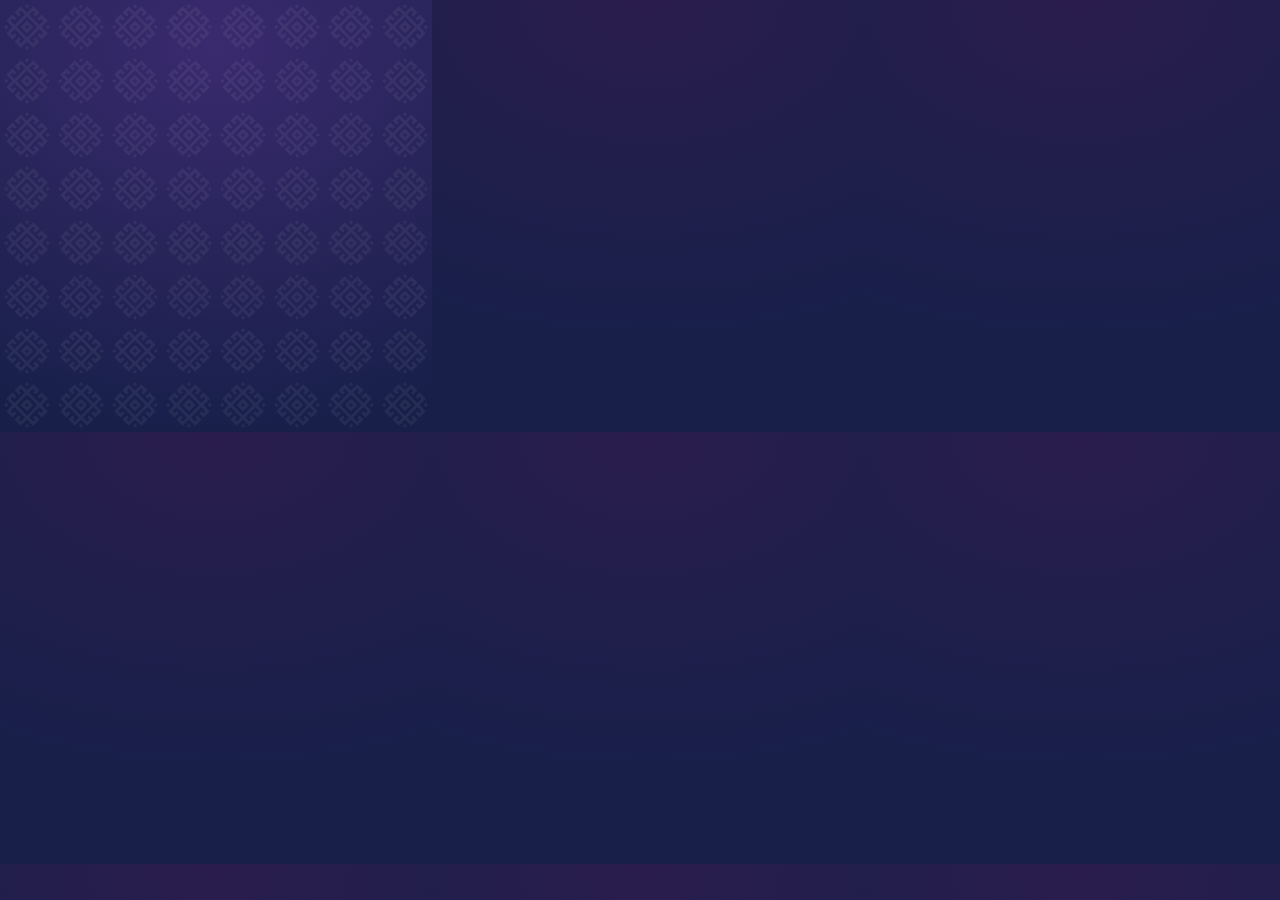
<file: tools/art/bg.html>
<html><head><link rel="stylesheet" href="../../css/style.css"><style>html,body{margin:0;width:432px;height:432px;overflow:hidden}body::before{display:none}
.ic{width:432px;height:432px;background:radial-gradient(110% 90% at 50% 10%,#3a2a6e,#18204a);position:relative}.ic::before{content:"";position:absolute;inset:0;background:rgba(255,255,255,.06);-webkit-mask:var(--ornimg) 0 0/54px 54px repeat}</style></head><body><div class="ic"></div></body></html>
</file>
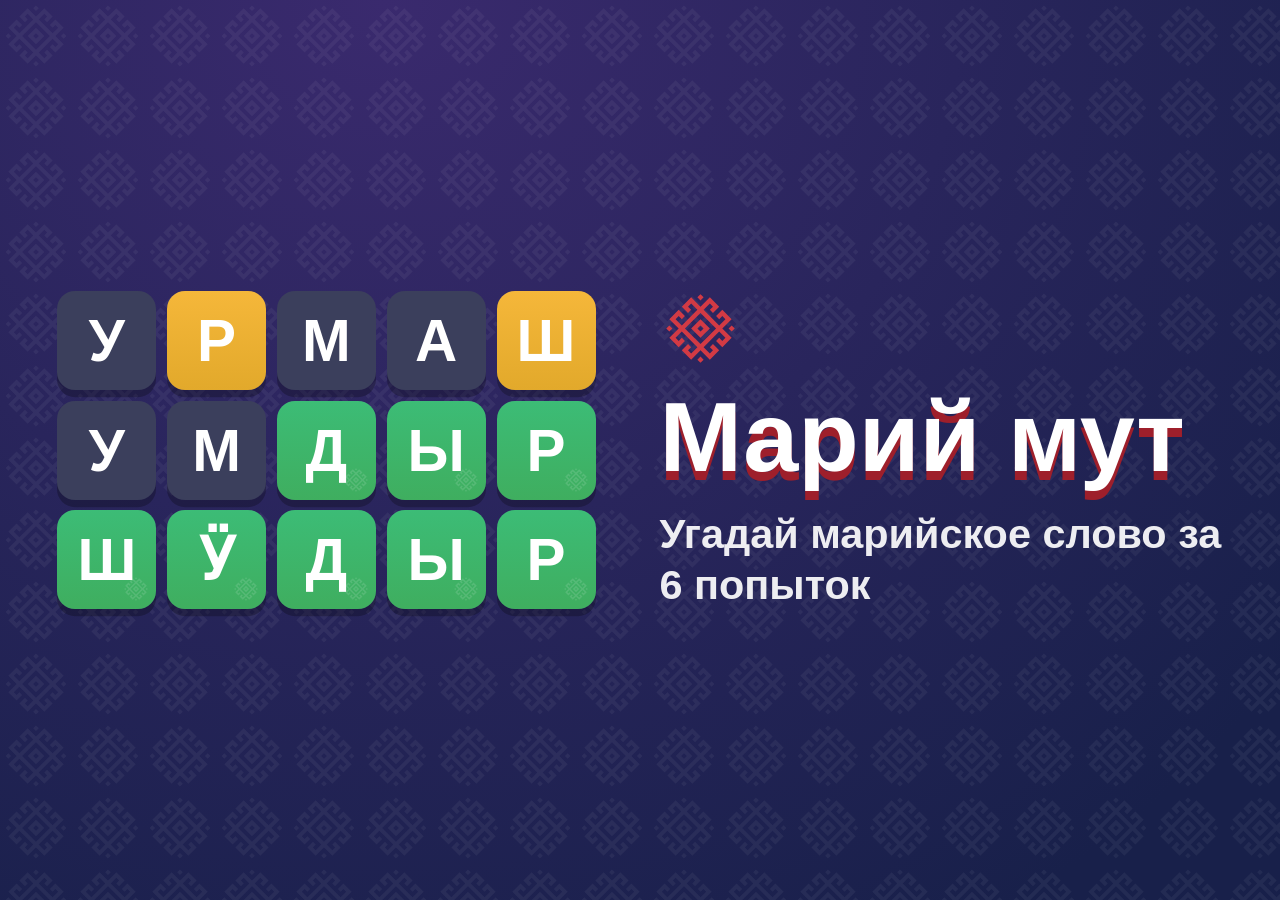
<file: tools/art/cover.html>
<html><head><link rel="stylesheet" href="../../css/style.css"><style>
html,body{margin:0;overflow:hidden}body::before{display:none}
.cv{width:100vw;height:100vh;background:radial-gradient(90% 120% at 30% 0,#3a2a6e,#18204a);position:relative;display:flex;align-items:center;justify-content:center;gap:5vw}
.cv::before{content:"";position:absolute;inset:0;background:rgba(255,255,255,.05);-webkit-mask:var(--ornimg) 0 0/8vh 8vh repeat}
.g{display:flex;flex-direction:column;gap:1.2vh;position:relative;flex:none}.r{display:flex;gap:1.2vh}.r .t{--ts:11vh;border-radius:2vh;font-size:6.5vh;box-shadow:0 .8vh 0 rgba(0,0,0,.25)}
.tx{position:relative;color:#fff;width:44vw;flex:none}.tx h1{margin:0;font:900 11vh/1 Nunito,Arial;text-shadow:0 1vh 0 #9e1f2b}.tx p{font:800 4.6vh/1.25 Nunito,Arial;margin:2.5vh 0 0;opacity:.92}
.o{width:9vh;height:9vh;background:#d23a44;-webkit-mask:var(--ornimg) center/contain no-repeat;margin-bottom:2vh}
</style></head><body><div class="cv"><div class="g">
<div class="r"><div class="t a">У</div><div class="t p">Р</div><div class="t a">М</div><div class="t a">А</div><div class="t p">Ш</div></div>
<div class="r"><div class="t a">У</div><div class="t a">М</div><div class="t c">Д</div><div class="t c">Ы</div><div class="t c">Р</div></div>
<div class="r"><div class="t c">Ш</div><div class="t c">Ӱ</div><div class="t c">Д</div><div class="t c">Ы</div><div class="t c">Р</div></div>
</div><div class="tx"><div class="o"></div><h1>Марий мут</h1><p>Угадай марийское слово за 6&nbsp;попыток</p></div></div></body></html>
</file>
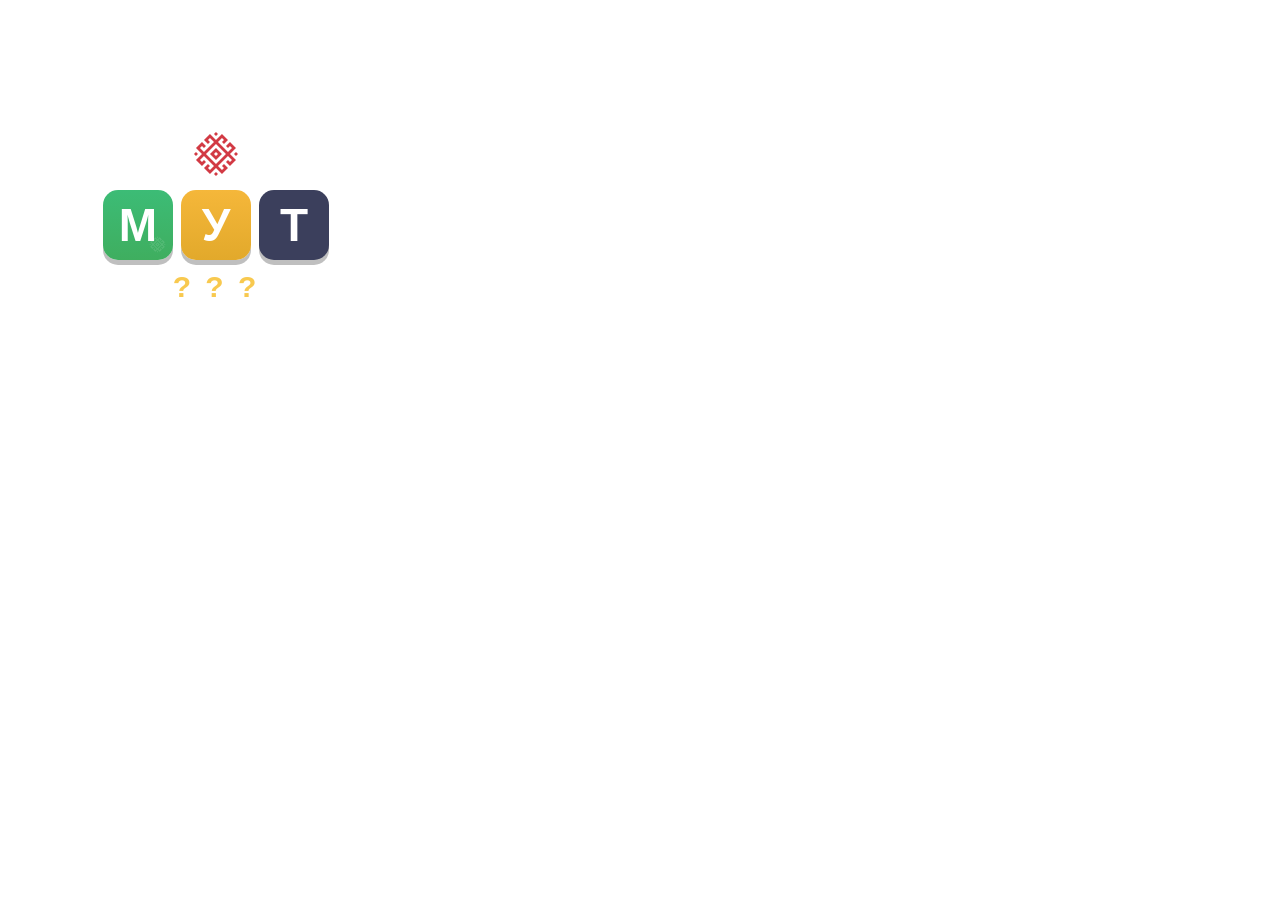
<file: tools/art/fg.html>
<html><head><link rel="stylesheet" href="../../css/style.css"><style>
html,body{margin:0;width:432px;height:432px;background:none;overflow:hidden}body::before{display:none}
.w{width:432px;height:432px;display:flex;align-items:center;justify-content:center;flex-direction:column;gap:10px}
.o{width:52px;height:52px;background:#d23a44;-webkit-mask:var(--ornimg) center/contain no-repeat}
.r{display:flex;gap:8px}.r .t{--ts:70px;border-radius:15px;font-size:46px;box-shadow:0 5px 0 rgba(0,0,0,.25)}
.q{color:#f8c94f;font:900 30px Nunito,Arial;letter-spacing:3px}</style></head><body><div class="w"><div class="o"></div><div class="r"><div class="t c">М</div><div class="t p">У</div><div class="t a">Т</div></div><div class="q">? ? ?</div></div></body></html>
</file>
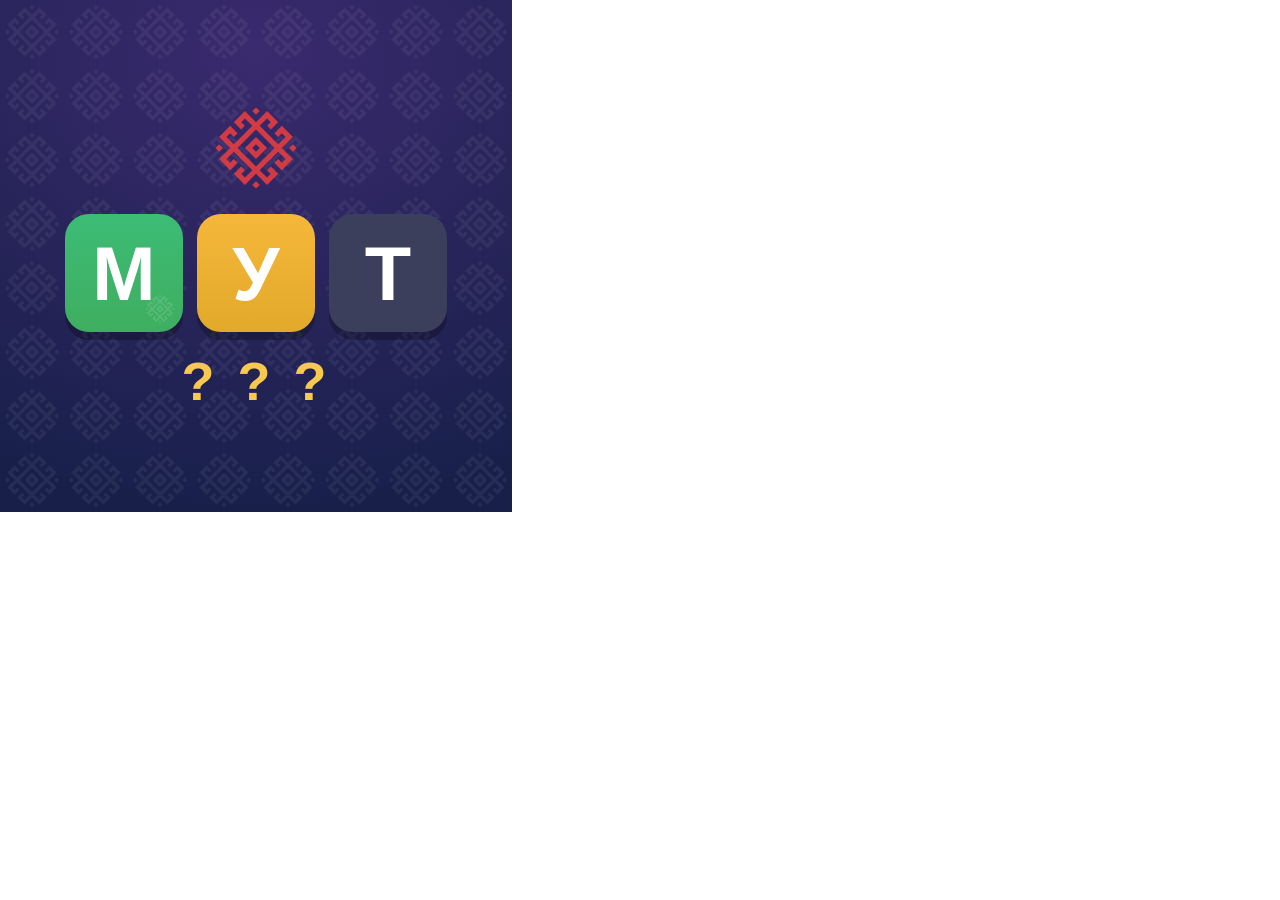
<file: tools/art/icon.html>
<html><head><link rel="stylesheet" href="../../css/style.css"><style>
html,body{margin:0;width:512px;height:512px;overflow:hidden;background:none}
body::before{display:none}
.ic{width:512px;height:512px;background:radial-gradient(110% 90% at 50% 10%,#3a2a6e,#18204a);position:relative;display:flex;align-items:center;justify-content:center;flex-direction:column;gap:18px}
.ic::before{content:"";position:absolute;inset:0;background:rgba(255,255,255,.06);-webkit-mask:var(--ornimg) 0 0/64px 64px repeat}
.o{width:96px;height:96px;background:#d23a44;-webkit-mask:var(--ornimg) center/contain no-repeat;position:relative}
.r{display:flex;gap:14px;position:relative}.r .t{--ts:118px;border-radius:24px;font-size:76px;box-shadow:0 8px 0 rgba(0,0,0,.25)}
.q{position:relative;color:#f8c94f;font:900 54px Nunito,Arial;letter-spacing:4px}
</style></head><body><div class="ic"><div class="o"></div><div class="r"><div class="t c">М</div><div class="t p">У</div><div class="t a">Т</div></div><div class="q">? ? ?</div></div></body></html>
</file>
<file: css/style.css>
:root{--ornimg:url("data:image/svg+xml,%3Csvg xmlns='http://www.w3.org/2000/svg' viewBox='-9.192 -9.192 18.385 18.385'%3E%3Cpath transform='rotate%2845%29' fill-rule='evenodd' fill='%23000' d='M-3.5 -6.5 L-0.5 -6.5 L-0.5 -4.5 L-1.5 -4.5 L-1.5 -5.5 L-2.5 -5.5 L-2.5 -3.5 L2.5 -3.5 L2.5 -5.5 L1.5 -5.5 L1.5 -4.5 L0.5 -4.5 L0.5 -6.5 L3.5 -6.5 L3.5 -3.5 L6.5 -3.5 L6.5 -0.5 L4.5 -0.5 L4.5 -1.5 L5.5 -1.5 L5.5 -2.5 L3.5 -2.5 L3.5 2.5 L5.5 2.5 L5.5 1.5 L4.5 1.5 L4.5 0.5 L6.5 0.5 L6.5 3.5 L3.5 3.5 L3.5 6.5 L0.5 6.5 L0.5 4.5 L1.5 4.5 L1.5 5.5 L2.5 5.5 L2.5 3.5 L-2.5 3.5 L-2.5 5.5 L-1.5 5.5 L-1.5 4.5 L-0.5 4.5 L-0.5 6.5 L-3.5 6.5 L-3.5 3.5 L-6.5 3.5 L-6.5 0.5 L-4.5 0.5 L-4.5 1.5 L-5.5 1.5 L-5.5 2.5 L-3.5 2.5 L-3.5 -2.5 L-5.5 -2.5 L-5.5 -1.5 L-4.5 -1.5 L-4.5 -0.5 L-6.5 -0.5 L-6.5 -3.5 L-3.5 -3.5 Z M-5.5 -5.5 L-4.5 -5.5 L-4.5 -4.5 L-5.5 -4.5 Z M4.5 -5.5 L5.5 -5.5 L5.5 -4.5 L4.5 -4.5 Z M-2.5 -2.5 L-2.5 2.5 L2.5 2.5 L2.5 -2.5 Z M-1.5 -1.5 L1.5 -1.5 L1.5 1.5 L-1.5 1.5 Z M0.5 -0.5 L-0.5 -0.5 L-0.5 0.5 L0.5 0.5 Z M-5.5 4.5 L-4.5 4.5 L-4.5 5.5 L-5.5 5.5 Z M4.5 4.5 L5.5 4.5 L5.5 5.5 L4.5 5.5 Z'/%3E%3C/svg%3E");--red:#d23a44;--red2:#9e1f2b;--gold:#f8c94f;--gold2:#e89a1c;--bg:#18204a;--bg2:#2a1d4e;--glass:rgba(18,16,46,.55);--line:rgba(255,255,255,.18);--txt:#fff;--mute:rgba(255,255,255,.7);
--c:#3fae5f;--p:#e2a92b;--a:#3b3f5c;--tile:rgba(255,255,255,.06);--tileb:rgba(255,255,255,.22);--key:rgba(255,255,255,.16);--keyt:#fff;--sheet:#221c45;--orn:rgba(255,255,255,.05)}
[data-theme=light]{--bg:#f6efe2;--bg2:#efe1c8;--glass:rgba(255,255,255,.7);--line:rgba(60,30,20,.15);--txt:#2a1a14;--mute:rgba(42,26,20,.65);--a:#8a8394;--tile:rgba(255,255,255,.7);--tileb:rgba(60,30,20,.25);--key:#e4d6bf;--keyt:#2a1a14;--sheet:#fffaf0;--orn:rgba(158,31,43,.07)}
[data-hc=on]{--c:#f5793a;--p:#85c0f9}
*{box-sizing:border-box;-webkit-tap-highlight-color:transparent}
html,body{margin:0;height:100%;overflow:hidden;font-family:"Nunito","Segoe UI",Roboto,"Noto Sans",Arial,sans-serif;color:var(--txt);background:radial-gradient(120% 80% at 50% 0,var(--bg2),var(--bg));touch-action:manipulation}
body::before{content:"";position:fixed;inset:0;pointer-events:none;background-color:var(--orn);-webkit-mask:var(--ornimg) 0 0/56px 56px repeat;mask:var(--ornimg) 0 0/56px 56px repeat;opacity:1}
button{font-family:inherit;color:inherit;cursor:pointer;border:none;background:none;user-select:none;-webkit-user-select:none}
#app{position:relative;height:100%;max-width:560px;margin:0 auto;display:flex;flex-direction:column;padding:calc(env(safe-area-inset-top) + 6px) 8px calc(env(safe-area-inset-bottom) + 6px)}
html.withBanner #app{padding-bottom:calc(env(safe-area-inset-bottom) + 58px)}
#top{display:flex;align-items:center;gap:6px;min-height:46px}
.ib{width:40px;height:40px;border-radius:13px;background:var(--glass);box-shadow:inset 0 0 0 1px var(--line);font-size:19px;font-weight:900;display:flex;align-items:center;justify-content:center;flex:none;backdrop-filter:blur(8px);-webkit-backdrop-filter:blur(8px)}
.ib:active,.act:active,.k:active{transform:scale(.94)}
#logo{flex:1;text-align:center;line-height:1;position:relative}
#logo b{font-size:25px;font-weight:900;letter-spacing:.5px;color:var(--txt);text-shadow:0 2px 0 var(--red2)}
#logo small{display:block;font-size:11px;font-weight:700;color:var(--mute);margin-top:2px;letter-spacing:.5px}
#logo .orn,.orn{display:inline-block;width:18px;height:18px;background:var(--red);-webkit-mask:var(--ornimg) center/contain no-repeat;mask:var(--ornimg) center/contain no-repeat;vertical-align:-2px;margin-right:6px;animation:spin 18s linear infinite}
@keyframes spin{to{transform:rotate(360deg)}}
#modes{display:flex;gap:8px;align-items:center;justify-content:center;margin:6px 0 2px}
.seg{display:flex;background:var(--glass);border-radius:14px;padding:3px;box-shadow:inset 0 0 0 1px var(--line)}
.seg button{padding:7px 12px;border-radius:11px;font-weight:800;font-size:14px;color:var(--mute)}
.seg button.on{background:linear-gradient(180deg,var(--red),var(--red2));color:#fff;box-shadow:0 2px 6px rgba(0,0,0,.25)}
.chip{padding:8px 12px;border-radius:14px;background:var(--glass);box-shadow:inset 0 0 0 1px var(--line);font-weight:800;font-size:14px}
#sub{text-align:center;font-size:12.5px;font-weight:700;color:var(--mute);min-height:17px}
#board{flex:1;display:flex;align-items:center;justify-content:center;min-height:0}
#grid{display:grid;gap:var(--gap,6px)}
.row{display:grid;gap:var(--gap,6px)}
.t{width:var(--ts,56px);height:var(--ts,56px);border-radius:12px;background:var(--tile);box-shadow:inset 0 0 0 2px var(--tileb);display:flex;align-items:center;justify-content:center;font-weight:900;font-size:calc(var(--ts,56px)*.5);text-transform:uppercase;transition:transform .1s;position:relative}
.t.f{box-shadow:inset 0 0 0 2px var(--txt);animation:pop .12s}
.t.c,.t.p,.t.a{color:#fff;box-shadow:none}
.t.c{background:var(--c)}.t.p{background:var(--p)}.t.a{background:var(--a)}
.t.c::after{content:"";position:absolute;inset:3px;border-radius:9px;background:rgba(255,255,255,.12);-webkit-mask:var(--ornimg) right 3px bottom 3px/30% no-repeat;mask:var(--ornimg) right 3px bottom 3px/30% no-repeat}
.t.hintL{box-shadow:inset 0 0 0 2px var(--gold);color:var(--gold)}
.t.flip{animation:flip .42s ease both}
.row.shake{animation:shake .45s}
.row.dance .t{animation:dance .5s ease both}
.row.extra .t{box-shadow:inset 0 0 0 2px var(--gold)}
@keyframes pop{50%{transform:scale(1.1)}}
@keyframes flip{0%{transform:rotateX(0)}50%{transform:rotateX(90deg)}100%{transform:rotateX(0)}}
@keyframes shake{20%,60%{transform:translateX(-6px)}40%,80%{transform:translateX(6px)}}
@keyframes dance{40%{transform:translateY(-18px)}70%{transform:translateY(4px)}}
#msg{min-height:26px;text-align:center;font-weight:800;font-size:15px;padding:2px}
#actions{display:flex;gap:6px;justify-content:center;flex-wrap:wrap;min-height:0}
.act{padding:9px 13px;border-radius:14px;background:var(--glass);box-shadow:inset 0 0 0 1px var(--line);font-weight:800;font-size:14px}
.act.gold{background:linear-gradient(180deg,#ffe07a,var(--gold) 45%,var(--gold2));color:#3b2300;box-shadow:0 3px 0 #b86d0c}
.act.blue{background:linear-gradient(180deg,#4a8cf0,#2c62c9);color:#fff}
#kb{padding:6px 0 2px;display:flex;flex-direction:column;gap:6px}
.kr{display:flex;gap:4px;justify-content:center}
.k{flex:1;max-width:44px;height:var(--kh,52px);border-radius:9px;background:var(--key);color:var(--keyt);font-weight:800;font-size:17px;display:flex;align-items:center;justify-content:center;text-transform:uppercase;box-shadow:0 2px 0 rgba(0,0,0,.25);padding:0;transition:background .3s}
.k.mari{box-shadow:0 2px 0 rgba(0,0,0,.25),inset 0 -3px 0 var(--red)}
.k.wide{flex:1.6;max-width:70px;font-size:13px}
.k.enter{background:linear-gradient(180deg,var(--red),var(--red2));color:#fff}
.k.c{background:var(--c);color:#fff}.k.p{background:var(--p);color:#fff}.k.a{background:var(--a);color:rgba(255,255,255,.75)}
#foot{text-align:center;font-size:10.5px;color:var(--mute);font-weight:700;padding-top:3px}
#modal{position:fixed;inset:0;background:rgba(5,5,25,.6);backdrop-filter:blur(4px);-webkit-backdrop-filter:blur(4px);display:flex;align-items:center;justify-content:center;z-index:50;padding:14px}
#modal[hidden]{display:none}
#sheet{background:var(--sheet);color:var(--txt);border-radius:22px;max-width:440px;width:100%;max-height:88vh;overflow:auto;padding:18px 18px 16px;box-shadow:0 20px 60px rgba(0,0,0,.5),inset 0 0 0 1px var(--line);position:relative;animation:sheetIn .25s ease}
@keyframes sheetIn{from{transform:translateY(20px);opacity:0}}
#sheet h2{margin:0 0 10px;text-align:center;font-size:21px;font-weight:900}
#sheet .x{position:absolute;right:10px;top:10px;width:34px;height:34px;border-radius:11px;background:var(--glass);font-size:16px}
#sheet p{line-height:1.4;margin:8px 0}
.big{display:block;width:100%;padding:13px;border-radius:15px;font-weight:900;font-size:16px;margin-top:10px;background:var(--glass);box-shadow:inset 0 0 0 1px var(--line)}
.big.red{background:linear-gradient(180deg,var(--red),var(--red2));color:#fff;box-shadow:0 3px 0 #6d1219}
.big.gold{background:linear-gradient(180deg,#ffe07a,var(--gold) 45%,var(--gold2));color:#3b2300;box-shadow:0 3px 0 #b86d0c}
.lens{display:grid;grid-template-columns:repeat(3,1fr);gap:8px}
.lens button{padding:14px 0;border-radius:14px;background:var(--glass);box-shadow:inset 0 0 0 1px var(--line);font-weight:900;font-size:20px}
.lens button small{display:block;font-size:11px;font-weight:700;color:var(--mute)}
.lens button.on{background:linear-gradient(180deg,var(--red),var(--red2));color:#fff}
.ex{display:flex;gap:4px;margin:6px 0 2px}.ex .t{--ts:34px;border-radius:8px}
.statn{display:grid;grid-template-columns:repeat(4,1fr);text-align:center;gap:4px;margin:6px 0 12px}
.statn b{display:block;font-size:26px;font-weight:900}.statn small{font-size:11px;color:var(--mute);font-weight:700}
.dist{display:flex;flex-direction:column;gap:4px}
.dist div{display:flex;align-items:center;gap:6px;font-weight:800;font-size:13px}
.dist i{display:block;background:var(--a);color:#fff;font-style:normal;padding:2px 7px;border-radius:6px;text-align:right;min-width:24px}
.dist i.cur{background:var(--c)}
.setrow{display:flex;align-items:center;justify-content:space-between;padding:11px 2px;border-bottom:1px solid var(--line);font-weight:700}
.setrow small{display:block;color:var(--mute);font-size:12px;font-weight:600}
.sw{width:50px;height:30px;border-radius:15px;background:var(--a);position:relative;flex:none;transition:background .2s}
.sw::after{content:"";position:absolute;left:3px;top:3px;width:24px;height:24px;border-radius:50%;background:#fff;transition:left .2s}
.sw.on{background:var(--c)}.sw.on::after{left:23px}
.cardW{text-align:center;margin-bottom:6px}
.cardW .tiles{display:flex;gap:4px;justify-content:center;margin-bottom:8px}.cardW .tiles .t{--ts:38px;border-radius:9px}
.cardW .str{font-size:15px;color:var(--mute);font-weight:700}
.sense{margin:6px 0;line-height:1.35}.sense .num{font-weight:900;color:var(--red);margin-right:4px}.sense .lab{font-style:italic;color:var(--mute)}
.cex{margin:3px 0 8px 12px;padding-left:9px;border-left:3px solid var(--gold);font-size:14px;line-height:1.35}.cex i{display:block}.cex span{display:block;color:var(--mute)}.cex small{color:var(--mute);font-size:11px}
.csrc{margin-top:10px;font-size:11.5px;color:var(--mute);line-height:1.35;border-top:1px dashed var(--line);padding-top:8px}
.result{text-align:center;font-size:22px;font-weight:900;margin:2px 0 8px}
.cnt{text-align:center;color:var(--mute);font-weight:700;font-size:13px;margin-top:8px}
#toast{position:fixed;left:50%;top:22%;transform:translate(-50%,-10px);background:rgba(10,10,30,.88);color:#fff;padding:10px 16px;border-radius:14px;font-weight:800;opacity:0;pointer-events:none;transition:.25s;z-index:80;text-align:center;max-width:86vw}
#toast.on{opacity:1;transform:translate(-50%,0)}
#fx{position:fixed;inset:0;pointer-events:none;z-index:60}
#tut{position:fixed;inset:0;z-index:70;pointer-events:none}
#tutHole{position:fixed;border-radius:16px;box-shadow:0 0 0 9999px rgba(5,5,25,.62);transition:all .3s;pointer-events:none;outline:3px solid var(--gold);outline-offset:2px}
#tutBox{position:fixed;left:50%;transform:translateX(-50%);width:min(92vw,420px);background:var(--sheet);color:var(--txt);border-radius:18px;padding:14px 16px 12px;box-shadow:0 10px 40px rgba(0,0,0,.5);pointer-events:auto;font-size:15px;line-height:1.4;transition:top .3s}
#tutBox b.k2{display:inline-block;background:var(--key);padding:0 6px;border-radius:6px}
.tutBtns{display:flex;justify-content:space-between;margin-top:10px}
.tutBtns button{font-weight:800;padding:7px 12px;border-radius:11px}
#tutNext{background:linear-gradient(180deg,var(--red),var(--red2));color:#fff}
#tutSkip{color:var(--mute)}
.adSim{position:fixed;inset:0;background:rgba(0,0,0,.85);z-index:200;display:flex;align-items:center;justify-content:center;color:#fff}
.adSim div{background:#333;padding:30px;border-radius:16px;text-align:center}.adSim small{display:block;margin-top:6px}.adSim button{margin-top:12px;color:#fff;font-size:20px}
#adSimBanner{position:fixed;left:0;right:0;bottom:0;height:50px;background:#555;color:#fff;display:flex;align-items:center;justify-content:center;z-index:90;font-weight:700}
#testBadge{z-index:99}
@media (min-width:900px){#app{max-width:620px}.k{max-width:50px}}
#logo b{white-space:nowrap}
@media (max-width:400px){#logo b{font-size:21px}#logo .orn{width:14px;height:14px;margin-right:4px}.ib{width:36px;height:36px;font-size:17px}#top{gap:5px}.seg button{padding:7px 9px;font-size:13px}.chip{padding:8px 10px;font-size:13px}}
@media (min-width:900px) and (min-height:600px){#app{max-width:680px}.k{max-width:54px}#logo b{font-size:30px}}
/* ===== 2026-10 redesign: bright default theme, softer modern UI ===== */
[data-theme=light]{--bg:#fbf7f1;--bg2:#fff;--glass:#fff;--line:rgba(80,50,40,.10);--txt:#2b1f2e;--mute:#7b6f7d;--c:#2fa866;--p:#eaa21a;--a:#8f8a9c;--tile:#fff;--tileb:rgba(80,50,40,.14);--key:#fff;--keyt:#2b1f2e;--sheet:#fff;--orn:rgba(210,58,68,.055)}
[data-theme=light][data-hc=on]{--c:#f5793a;--p:#3d8fe0}
[data-theme=light] body,html[data-theme=light] body{background:radial-gradient(120% 70% at 50% -10%,#fff 0,#fdf4e8 55%,#f6ece0 100%)}
#logo b{font-weight:900;letter-spacing:.2px;text-shadow:none;background:linear-gradient(90deg,var(--red),#e0573e);-webkit-background-clip:text;background-clip:text;color:transparent}
[data-theme=dark] #logo b{background:none;color:#fff;text-shadow:0 2px 0 var(--red2)}
.ib{border-radius:50%;box-shadow:0 2px 8px rgba(60,30,40,.10),inset 0 0 0 1px var(--line);backdrop-filter:none;-webkit-backdrop-filter:none;transition:transform .15s,box-shadow .15s}
.ib:hover{box-shadow:0 4px 14px rgba(60,30,40,.16),inset 0 0 0 1px var(--line)}
.seg,.chip{box-shadow:0 2px 10px rgba(60,30,40,.08),inset 0 0 0 1px var(--line)}
.seg{border-radius:999px}.seg button{border-radius:999px;transition:background .25s,color .25s}.chip{border-radius:999px}
.t{border-radius:14px;box-shadow:0 2px 6px rgba(60,30,40,.06),inset 0 0 0 2px var(--tileb);transition:transform .15s,box-shadow .2s}
.t.f{box-shadow:0 4px 12px rgba(60,30,40,.12),inset 0 0 0 2px var(--txt);animation:pop .16s cubic-bezier(.3,1.6,.6,1)}
.t.c,.t.p,.t.a{box-shadow:0 4px 10px rgba(40,20,30,.18),inset 0 -3px 0 rgba(0,0,0,.12)}
.t.c{background:linear-gradient(180deg,#3cbc76,var(--c))}.t.p{background:linear-gradient(180deg,#f5b73a,var(--p))}
[data-hc=on] .t.c{background:var(--c)}[data-hc=on] .t.p{background:var(--p)}
.t.flip{animation:flip .5s cubic-bezier(.45,.05,.35,1) both}
@keyframes pop{0%{transform:scale(.9)}60%{transform:scale(1.08)}100%{transform:scale(1)}}
.k{border-radius:12px;box-shadow:0 2px 0 rgba(60,30,40,.10),0 3px 8px rgba(60,30,40,.07);font-weight:800;transition:background .3s,transform .08s}
.k:active{transform:translateY(2px) scale(.96)}
.k.mari{box-shadow:0 2px 0 rgba(60,30,40,.10),inset 0 -3px 0 var(--red)}
.k.enter{background:linear-gradient(180deg,#e2525b,var(--red2))}
.k.c{background:var(--c)}.k.p{background:var(--p)}.k.a{background:var(--a);color:#fff}
[data-theme=light] .k.a{opacity:.75}
#modal{background:rgba(40,25,35,.35)}
#sheet{border-radius:26px;box-shadow:0 24px 60px rgba(40,20,30,.25)}
#sheet .x{border-radius:50%;box-shadow:inset 0 0 0 1px var(--line)}
.big{border-radius:16px;box-shadow:0 2px 8px rgba(60,30,40,.08),inset 0 0 0 1px var(--line);transition:transform .1s}
.big:active{transform:scale(.98)}
.cex{background:rgba(234,162,26,.08);border-radius:0 10px 10px 0;padding:6px 10px}
.act{border-radius:999px;box-shadow:0 2px 8px rgba(60,30,40,.08),inset 0 0 0 1px var(--line)}
#tutBox{border-radius:20px;box-shadow:0 14px 40px rgba(40,20,30,.3)}
#tutHole{box-shadow:0 0 0 9999px rgba(40,25,35,.45)}
#toast{background:rgba(43,31,46,.92);border-radius:999px}
.lens button{border-radius:18px;box-shadow:0 2px 8px rgba(60,30,40,.08),inset 0 0 0 1px var(--line)}
#kbHint{display:none;text-align:center;font-size:12px;color:var(--mute);font-weight:700;margin-top:4px}#kbHint b{display:inline-block;min-width:18px;padding:0 4px;border-radius:5px;background:var(--key);box-shadow:0 1px 0 rgba(0,0,0,.15);color:var(--txt)}
@media (hover:hover) and (pointer:fine) and (min-width:700px){#kbHint{display:block}}
/* ===== 2026-10-19: spread elements out when there is room (fluid gaps), ВВОД on the right ===== */
:root{--vg:clamp(2px,calc((100vh - 640px) * .035 + 2px),22px);--kg:clamp(4px,calc(4px + (100vw - 360px) * .01),8px)}
#app{gap:var(--vg)}
#top{min-height:clamp(46px,6vh,58px)}
#modes{margin:0}
#board{padding:var(--vg) 0}
#kb{gap:clamp(6px,calc(6px + (100vh - 640px) * .012),11px);padding:var(--vg) 0 2px}
.kr{gap:var(--kg)}
@media (min-height:780px) and (min-width:440px){.ib{width:44px;height:44px;font-size:20px}}
@media (min-height:780px){.seg button{padding:9px 15px;font-size:15px}.chip{padding:10px 15px;font-size:15px}#sub{font-size:13.5px}#msg{font-size:16px}}
@media (min-width:700px) and (min-height:700px){#app{max-width:720px}.k{max-width:58px;font-size:19px}.k.wide{max-width:86px;font-size:14px}#logo b{font-size:32px}}
@media (min-width:1200px) and (min-height:900px){#app{max-width:760px}.k{max-width:62px;font-size:20px}.k.wide{max-width:96px}}
@media (max-width:439px){#bSound{display:none}}
/* ===== common leaderboard ===== */
.lbTabs{display:flex;background:var(--glass);border-radius:999px;padding:3px;box-shadow:inset 0 0 0 1px var(--line);margin:0 0 10px}
.lbTabs button{flex:1;padding:8px 4px;border-radius:999px;font-weight:800;font-size:14px;color:var(--mute)}
.lbTabs button.on{background:linear-gradient(180deg,var(--red),var(--red2));color:#fff}
.lbLens{display:flex;gap:6px;justify-content:center;margin-bottom:10px}.lbLens[hidden]{display:none}
.lbLens button{width:38px;height:34px;border-radius:12px;font-weight:900;background:var(--glass);box-shadow:inset 0 0 0 1px var(--line)}
.lbLens button.on{background:var(--c);color:#fff;box-shadow:none}
.lbMe{text-align:center;font-weight:700;margin-bottom:8px}.lbMe button{font-size:15px;padding:2px 6px}
.lbForm{background:rgba(234,162,26,.08);border-radius:16px;padding:10px 12px;margin-bottom:10px}.lbForm p{margin:0 0 8px!important;font-size:14px}
.lbForm small{display:block;color:var(--mute);font-size:11.5px;margin-top:6px}
.lbRow{display:flex;gap:8px}.lbRow input{flex:1;min-width:0;font:inherit;font-weight:700;font-size:16px;padding:9px 12px;border-radius:12px;border:1px solid var(--tileb);background:var(--tile);color:var(--txt)}
.lbErr{color:var(--red);font-weight:700;font-size:13px;margin-top:4px;min-height:0}
.lbH{text-align:center;color:var(--mute);font-weight:700;font-size:13px;margin:2px 0 6px}
.lbBody{min-height:120px}
.lbR{display:flex;align-items:center;gap:8px;padding:8px 6px;border-bottom:1px solid var(--line);font-weight:700}
.lbR .rk{width:30px;text-align:center;flex:none;color:var(--mute)}.lbR .nm{flex:1;min-width:0;overflow:hidden;text-overflow:ellipsis;white-space:nowrap}
.lbR b{flex:none}.lbR b.ok{color:var(--c)}.lbR b.no{color:var(--mute)}.lbR small{color:var(--mute);font-size:11px;margin-left:6px}
.lbR.me{background:rgba(47,168,102,.12);border-radius:10px}
.lbGap{text-align:center;color:var(--mute)}
.lbEmpty{text-align:center;color:var(--mute);font-weight:700;padding:18px 0}
.lbStatus{text-align:center;color:var(--mute);font-size:12px;margin-top:8px}
.lbDel{display:block;margin:4px auto 0;font-size:12px;color:var(--mute);text-decoration:underline;font-weight:600}
</file>
